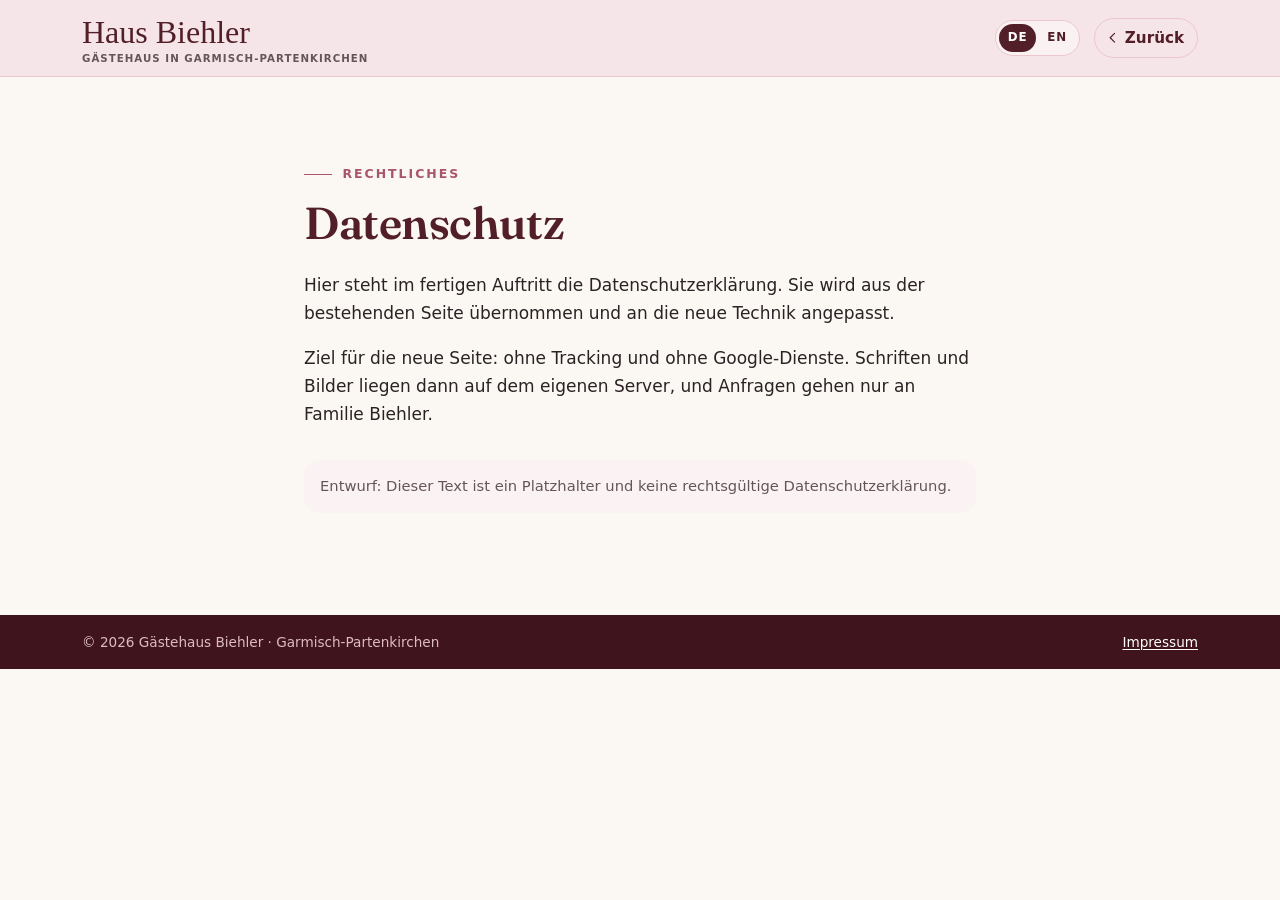
<file: datenschutz.html>
<!doctype html>
<html lang="de">
<head>
  <meta charset="utf-8">
  <meta name="viewport" content="width=device-width, initial-scale=1, viewport-fit=cover">
  <meta name="robots" content="noindex, nofollow">
  <title data-i18n="meta.title.privacy">Datenschutz · Gästehaus Biehler</title>
  <meta name="theme-color" content="#f6e4e7">
  <link rel="icon" href="assets/img/favicon.svg" type="image/svg+xml">
  <link rel="preconnect" href="https://fonts.bunny.net" crossorigin>
  <link rel="stylesheet" href="https://fonts.bunny.net/css?family=fraunces:500,600,400i|petit-formal-script:400&display=swap">
  <link rel="stylesheet" href="assets/css/style.css">
</head>
<body class="legal">
<header class="site-header">
  <div class="container header-inner">
    <a class="brand" href="index.html" data-i18n-attr="aria-label:brand.aria.home" aria-label="Gästehaus Biehler – zur Startseite">
      <span class="brand-name">Haus Biehler</span>
      <span class="brand-tag"><span class="brand-tag-long" data-i18n="brand.tagPrefix">Gästehaus in </span>Garmisch-Partenkirchen</span>
    </a>
    <div class="header-actions">
      <div class="lang-switch" role="group" aria-label="Sprache / Language">
        <button type="button" data-lang="de" lang="de" aria-pressed="true" aria-label="Deutsch">DE</button>
        <button type="button" data-lang="en" lang="en" aria-pressed="false" aria-label="English">EN</button>
      </div>
      <a class="btn btn-ghost btn-sm btn-back" href="index.html"><svg class="icon" viewBox="0 0 24 24" aria-hidden="true"><path d="m14.5 18-6-6 6-6"/></svg><span data-i18n="legal.back">Zurück</span></a>
    </div>
  </div>
</header>

<main class="section">
  <div class="container legal-body">
    <p class="eyebrow" data-i18n="legal.eyebrow">Rechtliches</p>
    <h1 data-i18n="privacy.title">Datenschutz</h1>
    <p data-i18n="privacy.p1">Hier steht im fertigen Auftritt die Datenschutzerklärung. Sie wird aus der bestehenden Seite übernommen und an die neue Technik angepasst.</p>
    <p data-i18n="privacy.p2">Ziel für die neue Seite: ohne Tracking und ohne Google-Dienste. Schriften und Bilder liegen dann auf dem eigenen Server, und Anfragen gehen nur an Familie Biehler.</p>
    <p class="legal-note" data-i18n="privacy.note">Entwurf: Dieser Text ist ein Platzhalter und keine rechtsgültige Datenschutzerklärung.</p>
  </div>
</main>

<footer class="site-footer">
  <div class="footer-bottom">
    <div class="container footer-bottom-inner">
      <p>© 2026 Gästehaus Biehler · Garmisch-Partenkirchen</p>
      <p><a href="impressum.html" data-i18n="footer.impressum">Impressum</a></p>
    </div>
  </div>
</footer>

<script src="assets/js/i18n.js"></script>
<script src="assets/js/main.js"></script>
</body>
</html>
</file>
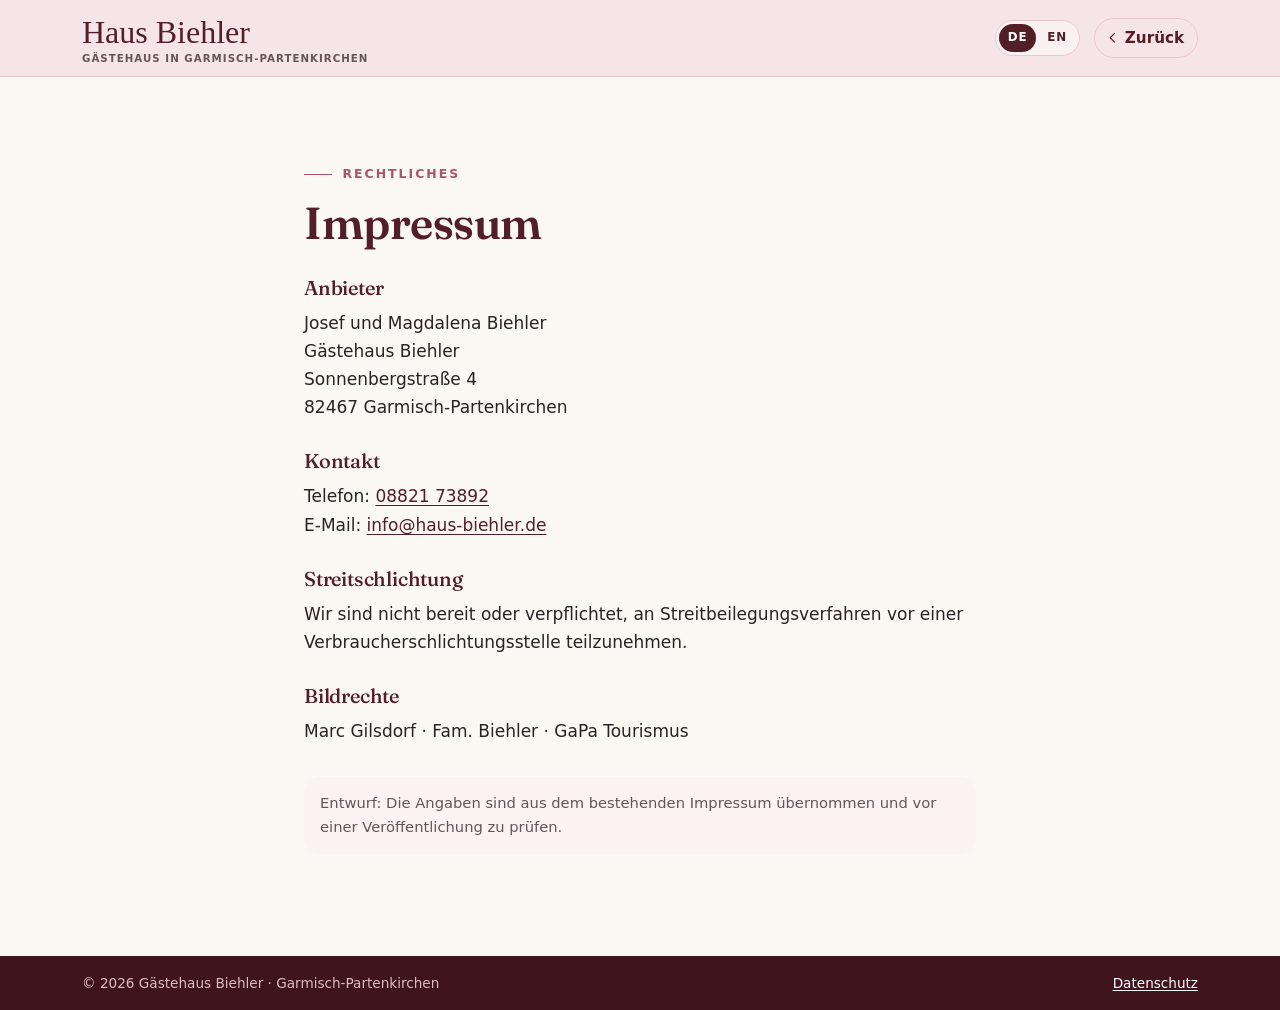
<file: impressum.html>
<!doctype html>
<html lang="de">
<head>
  <meta charset="utf-8">
  <meta name="viewport" content="width=device-width, initial-scale=1, viewport-fit=cover">
  <meta name="robots" content="noindex, nofollow">
  <title data-i18n="meta.title.impressum">Impressum · Gästehaus Biehler</title>
  <meta name="theme-color" content="#f6e4e7">
  <link rel="icon" href="assets/img/favicon.svg" type="image/svg+xml">
  <link rel="preconnect" href="https://fonts.bunny.net" crossorigin>
  <link rel="stylesheet" href="https://fonts.bunny.net/css?family=fraunces:500,600,400i|petit-formal-script:400&display=swap">
  <link rel="stylesheet" href="assets/css/style.css">
</head>
<body class="legal">
<header class="site-header">
  <div class="container header-inner">
    <a class="brand" href="index.html" data-i18n-attr="aria-label:brand.aria.home" aria-label="Gästehaus Biehler – zur Startseite">
      <span class="brand-name">Haus Biehler</span>
      <span class="brand-tag"><span class="brand-tag-long" data-i18n="brand.tagPrefix">Gästehaus in </span>Garmisch-Partenkirchen</span>
    </a>
    <div class="header-actions">
      <div class="lang-switch" role="group" aria-label="Sprache / Language">
        <button type="button" data-lang="de" lang="de" aria-pressed="true" aria-label="Deutsch">DE</button>
        <button type="button" data-lang="en" lang="en" aria-pressed="false" aria-label="English">EN</button>
      </div>
      <a class="btn btn-ghost btn-sm btn-back" href="index.html"><svg class="icon" viewBox="0 0 24 24" aria-hidden="true"><path d="m14.5 18-6-6 6-6"/></svg><span data-i18n="legal.back">Zurück</span></a>
    </div>
  </div>
</header>

<main class="section">
  <div class="container legal-body">
    <p class="eyebrow" data-i18n="legal.eyebrow">Rechtliches</p>
    <h1 data-i18n="impressum.title">Impressum</h1>

    <h2 data-i18n="impressum.provider">Anbieter</h2>
    <p data-i18n="impressum.providerText">Josef und Magdalena Biehler<br>Gästehaus Biehler<br>Sonnenbergstraße 4<br>82467 Garmisch-Partenkirchen</p>

    <h2 data-i18n="impressum.contact">Kontakt</h2>
    <p data-i18n="impressum.contactText">Telefon: <a href="tel:+49882173892">08821 73892</a><br>E-Mail: <a href="mailto:info@haus-biehler.de">info@haus-biehler.de</a></p>

    <h2 data-i18n="impressum.dispute">Streitschlichtung</h2>
    <p data-i18n="impressum.disputeText">Wir sind nicht bereit oder verpflichtet, an Streitbeilegungsverfahren vor einer Verbraucherschlichtungsstelle teilzunehmen.</p>

    <h2 data-i18n="impressum.credits">Bildrechte</h2>
    <p>Marc Gilsdorf · Fam. Biehler · GaPa Tourismus</p>

    <p class="legal-note" data-i18n="impressum.note">Entwurf: Die Angaben sind aus dem bestehenden Impressum übernommen und vor einer Veröffentlichung zu prüfen.</p>
  </div>
</main>

<footer class="site-footer">
  <div class="footer-bottom">
    <div class="container footer-bottom-inner">
      <p>© 2026 Gästehaus Biehler · Garmisch-Partenkirchen</p>
      <p><a href="datenschutz.html" data-i18n="footer.privacy">Datenschutz</a></p>
    </div>
  </div>
</footer>

<script src="assets/js/i18n.js"></script>
<script src="assets/js/main.js"></script>
</body>
</html>
</file>
<file: assets/css/style.css>
/* ==========================================================================
   Gästehaus Biehler – Prototyp
   Mobile first, ohne Build-Schritt.
   Markenfarben aus dem bestehenden Auftritt: Rosé #d9929e (Kopfzeile) und
   Bordeaux #521e27 (Überschriften, Fußzeile). Dazu das Grün des Kachelofens.
   ========================================================================== */

:root {
  --burgundy: #521e27;
  --burgundy-600: #6b2834;
  --burgundy-800: #40141c;
  --rose: #d9929e;
  --rose-deep: #a9566a;      /* Rosé, dunkel genug für Schrift */
  --rose-200: #ecc6cd;
  --rose-100: #f6e4e7;
  --rose-50: #fbf2f3;
  --cream: #fbf7f2;
  --paper: #fffdfa;
  --ink: #2b2225;
  --ink-soft: #64555a;
  --line: #ecdfdb;
  --tile: #3f6b3f;           /* Kachelofen-Grün */
  --tile-50: #edf3ea;

  --font-script: "Petit Formal Script", "Snell Roundhand", "Apple Chancery", cursive;
  --font-serif: "Fraunces", "Iowan Old Style", "Palatino Linotype", Palatino, Georgia, serif;
  --font-sans: system-ui, -apple-system, "Segoe UI", Roboto, "Helvetica Neue", Arial, sans-serif;

  --container: 1180px;
  --header-h: 64px;
  --radius: 16px;
  --radius-lg: 24px;
  --shadow-sm: 0 1px 2px rgba(82, 30, 39, .06);
  --shadow: 0 1px 2px rgba(82, 30, 39, .06), 0 10px 30px rgba(82, 30, 39, .10);
}

/* ---------- Grundlagen ---------- */
*, *::before, *::after { box-sizing: border-box; }

html {
  -webkit-text-size-adjust: 100%;
  scroll-behavior: smooth;
  scroll-padding-top: calc(var(--header-h) + 12px);
}
@media (prefers-reduced-motion: reduce) {
  html { scroll-behavior: auto; }
  *, *::before, *::after { transition: none !important; animation: none !important; }
}

body {
  margin: 0;
  font-family: var(--font-sans);
  font-size: 1.0625rem;
  line-height: 1.65;
  color: var(--ink);
  background: var(--cream);
  text-rendering: optimizeLegibility;
}

[hidden] { display: none !important; }
img { display: block; max-width: 100%; height: auto; }
figure { margin: 0; }
p { margin: 0 0 1em; }
a { color: var(--burgundy); text-decoration-thickness: .08em; text-underline-offset: .18em; }
a:hover { color: var(--burgundy-600); }

h1, h2, h3 {
  font-family: var(--font-serif);
  font-weight: 600;
  color: var(--burgundy);
  line-height: 1.15;
  letter-spacing: -.01em;
  margin: 0 0 .5em;
  text-wrap: balance;
}
h2 { font-size: clamp(1.75rem, 1.25rem + 2vw, 2.6rem); }
h3 { font-size: clamp(1.45rem, 1.2rem + 1vw, 1.9rem); font-weight: 500; }

.icon {
  width: 1.25em; height: 1.25em;
  flex: none;
  fill: none; stroke: currentColor; stroke-width: 1.6;
  stroke-linecap: round; stroke-linejoin: round;
}
.sprite { position: absolute; width: 0; height: 0; overflow: hidden; }

.sr-only {
  position: absolute; width: 1px; height: 1px; padding: 0; margin: -1px;
  overflow: hidden; clip: rect(0 0 0 0); white-space: nowrap; border: 0;
}

.skip-link {
  position: absolute; left: 1rem; top: -100px; z-index: 100;
  background: var(--burgundy); color: #fff; padding: .6rem 1rem; border-radius: 8px;
}
.skip-link:focus { top: .75rem; color: #fff; }

:focus-visible { outline: 3px solid var(--rose); outline-offset: 3px; border-radius: 6px; }

.container {
  width: 100%;
  max-width: var(--container);
  margin-inline: auto;
  padding-inline: 1.25rem;
}

.section { padding-block: clamp(3.25rem, 2.25rem + 4vw, 6rem); }

.section-head { max-width: 42rem; margin-bottom: 1.75rem; }
.section-head.center { margin-inline: auto; text-align: center; }
.section-sub { font-size: 1.12rem; color: var(--ink-soft); margin-bottom: 0; }

.eyebrow {
  display: flex; align-items: center; gap: .65rem;
  margin: 0 0 .75rem;
  font-size: .78rem; font-weight: 700; letter-spacing: .16em; text-transform: uppercase;
  color: var(--rose-deep);
}
.eyebrow::before { content: ""; width: 1.75rem; height: 1.5px; background: currentColor; }

.lead { font-size: 1.15rem; color: var(--ink-soft); }

/* ---------- Buttons ---------- */
.btn {
  display: inline-flex; align-items: center; justify-content: center; gap: .55em;
  min-height: 48px;
  padding: .7em 1.35em;
  border: 1.5px solid transparent; border-radius: 999px;
  font: 600 1rem/1.2 var(--font-sans);
  text-decoration: none; text-align: center;
  cursor: pointer;
  transition: background-color .15s ease, color .15s ease, border-color .15s ease, transform .15s ease;
}
.btn:active { transform: translateY(1px); }
.btn-primary { background: var(--burgundy); color: #fff; }
.btn-primary:hover { background: var(--burgundy-600); color: #fff; }
.btn-ghost { background: transparent; color: var(--burgundy); border-color: var(--rose-200); }
.btn-ghost:hover { background: var(--rose-50); border-color: var(--rose); color: var(--burgundy); }
.btn-sm { min-height: 40px; padding: .5em 1.1em; font-size: .95rem; }
.btn-block { width: 100%; }
.btn .icon { width: 1.15em; height: 1.15em; }

.btn-row { display: flex; flex-wrap: wrap; gap: .75rem; }

/* ---------- Kopfzeile ---------- */
.site-header {
  position: sticky; top: 0; z-index: 50;
  background: rgba(246, 228, 231, .94);
  -webkit-backdrop-filter: saturate(1.3) blur(10px);
  backdrop-filter: saturate(1.3) blur(10px);
  border-bottom: 1px solid var(--rose-200);
  transition: box-shadow .2s ease;
}
.site-header.is-scrolled { box-shadow: 0 6px 20px rgba(82, 30, 39, .08); }

.header-inner {
  display: flex; align-items: center; justify-content: space-between; gap: .5rem;
  height: var(--header-h);
}

.brand { display: flex; flex-direction: column; color: var(--burgundy); text-decoration: none; line-height: 1; }
.brand:hover { color: var(--burgundy); }
.brand-name { font-family: var(--font-script); font-size: 1.6rem; line-height: 1.25; white-space: nowrap; }
.brand-tag {
  margin-top: .05rem;
  font-size: .58rem; font-weight: 600; letter-spacing: .1em; text-transform: uppercase;
  color: var(--ink-soft); white-space: nowrap;
}
.brand-tag-long { display: none; }   /* am Handy nur „Garmisch-Partenkirchen“ */

.header-actions { display: flex; align-items: center; gap: .25rem; }

/* Sprachumschalter: am Handy nur die jeweils andere Sprache, ab Desktop beide */
.lang-switch { display: inline-flex; align-items: center; }
html:not(.js) .lang-switch { display: none; }
.lang-switch button {
  display: none;
  min-width: 42px; height: 34px; padding: 0 .6rem;
  border: 1.5px solid var(--rose-200); border-radius: 999px;
  background: rgba(255, 255, 255, .5); color: var(--burgundy);
  font: 700 .78rem/1 var(--font-sans); letter-spacing: .08em;
  cursor: pointer;
}
.lang-switch button[aria-pressed="false"] { display: inline-grid; place-items: center; }
.lang-switch button:hover { background: #fff; border-color: var(--rose); }

.header-phone, .nav-toggle {
  display: inline-grid; place-items: center;
  width: 44px; height: 44px; padding: 0;
  border: 0; border-radius: 50%;
  background: transparent; color: var(--burgundy);
  cursor: pointer; text-decoration: none;
}
.header-phone:hover, .nav-toggle:hover { background: rgba(255, 255, 255, .55); color: var(--burgundy); }
.header-phone .icon, .nav-toggle .icon { width: 24px; height: 24px; }
.header-phone span { display: none; }
.header-cta { display: none; }

/* Mobiles Menü */
.site-nav {
  position: fixed; left: 0; right: 0; top: var(--header-h);
  max-height: calc(100dvh - var(--header-h)); overflow-y: auto;
  background: var(--cream);
  border-bottom: 1px solid var(--line);
  box-shadow: 0 18px 30px rgba(82, 30, 39, .12);
  padding: .5rem 1.25rem 1.5rem;
  opacity: 0; visibility: hidden; transform: translateY(-6px);
  transition: opacity .18s ease, transform .18s ease, visibility 0s linear .18s;
}
.site-nav.is-open {
  opacity: 1; visibility: visible; transform: none;
  transition: opacity .18s ease, transform .18s ease;
}
.site-nav ul { list-style: none; margin: 0; padding: 0; }
.site-nav li a {
  display: block; padding: .95rem .25rem;
  border-bottom: 1px solid var(--line);
  font-family: var(--font-serif); font-size: 1.3rem; font-weight: 500;
  color: var(--burgundy); text-decoration: none;
}
.nav-contact { display: grid; gap: .6rem; margin: 1.25rem 0 0; }
.nav-contact a { display: inline-flex; align-items: center; gap: .6rem; font-weight: 600; text-decoration: none; }

/* ---------- Start / Hero ---------- */
.hero { padding-bottom: 1rem; }

.hero-main img {
  width: 100%;
  aspect-ratio: 16 / 9;
  object-fit: cover;
  object-position: 50% 50%;
  background: var(--rose-100);
}

.hero-text {
  position: relative;
  margin: -2.25rem .75rem 0;
  padding: 1.3rem 1.25rem 1.3rem;
  background: var(--paper);
  border-radius: var(--radius-lg);
  box-shadow: var(--shadow);
}
.hero-text h1 {
  font-size: clamp(1.6rem, 1.25rem + 1.8vw, 2.7rem);
  font-weight: 500;
  margin-bottom: .5rem;
}
.script {
  display: block;
  font-family: var(--font-script);
  font-weight: 400;
  font-size: 1.3em;
  line-height: 1.35;
  letter-spacing: 0;
  color: var(--rose-deep);
  margin-bottom: .1em;
}
.hero-text .lead { font-size: 1.05rem; margin-bottom: .85rem; }
.hero-price {
  display: inline-flex; align-items: center; gap: .75rem;
  margin: 0 0 1rem;
  padding: .55rem 1.1rem .55rem .95rem;
  background: var(--tile-50);
  border-radius: 14px;
  color: var(--tile);
}
.hero-price strong { font-family: var(--font-serif); font-size: 1.65rem; font-weight: 600; line-height: 1; }
.hero-price span { font-size: .88rem; line-height: 1.3; }
.hero-text .btn-row .btn { flex: 1 1 auto; }

/* ---------- Willkommen ---------- */
.welcome { padding-top: clamp(2.25rem, 1.25rem + 3vw, 4.5rem); }
.welcome-grid { display: grid; gap: 2.5rem; }

.welcome-media { position: relative; padding-bottom: 2.5rem; }
.photo--stube img {
  width: 100%; aspect-ratio: 3 / 2; object-fit: cover;
  border-radius: var(--radius-lg);
  background: var(--rose-100);
}
.photo--stube figcaption {
  margin-top: .65rem; padding-right: 38%;
  font-size: .9rem; color: var(--ink-soft);
}
.photo--tracht {
  position: absolute; right: .75rem; bottom: 0;
  width: 30%; max-width: 180px;
  padding: 5px; background: var(--paper);
  border-radius: 14px; box-shadow: var(--shadow);
  transform: rotate(2deg);
}
.photo--tracht img { width: 100%; aspect-ratio: 2 / 3; object-fit: cover; border-radius: 10px; }

.signature {
  font-family: var(--font-script);
  font-size: clamp(1.6rem, 1.2rem + 1.5vw, 2rem);
  line-height: 1.4;
  color: var(--burgundy);
  margin: 1.25rem 0 0;
}

.facts {
  list-style: none;
  display: grid; grid-template-columns: 1fr; gap: .6rem;
  margin-top: 2.75rem;
  padding-inline: 1.25rem;
}
.facts li {
  display: grid; grid-template-columns: auto 1fr; column-gap: .9rem; row-gap: .1rem; align-items: center;
  padding: .85rem 1rem;
  background: var(--paper);
  border: 1px solid var(--line);
  border-radius: var(--radius);
  font-size: .9rem; line-height: 1.4; color: var(--ink-soft);
}
.facts strong { align-self: end; color: var(--ink); font-size: 1rem; line-height: 1.3; }
.facts li > span:last-child { align-self: start; }
.facts .icon-badge { grid-row: span 2; }

.icon-badge {
  display: inline-grid; place-items: center;
  width: 44px; height: 44px; border-radius: 50%;
  background: var(--tile-50); color: var(--tile);
}
.icon-badge .icon { width: 24px; height: 24px; }

/* ---------- Zimmer ---------- */
.rooms { background: var(--paper); border-block: 1px solid var(--line); }

.room-jump {
  display: grid; grid-template-columns: 1fr 1fr; gap: .5rem;
  margin: 0 0 1.25rem;
}
.room-jump a {
  padding: .5rem 1rem;
  text-align: center;
  border: 1.5px solid var(--rose-200); border-radius: 999px;
  font-weight: 600; font-size: .95rem; text-decoration: none;
  background: var(--paper);
}
.room-jump a:hover { background: var(--rose-50); border-color: var(--rose); }

.rooms-common {
  display: flex; gap: .65rem; align-items: flex-start;
  margin: 0 0 1rem;
  padding: .9rem 1rem;
  background: var(--tile-50); color: var(--ink);
  border-radius: var(--radius);
  font-size: .97rem; line-height: 1.5;
}
.rooms-common .icon { color: var(--tile); margin-top: .1rem; }

.room {
  display: grid; gap: 1.25rem;
  padding-block: 2rem;
  border-top: 1px solid var(--line);
}
.room:first-of-type { border-top: 0; }

.room-kicker {
  margin: 0 0 .35rem;
  font-size: .78rem; font-weight: 700; letter-spacing: .12em; text-transform: uppercase;
  color: var(--rose-deep);
}
.room h3 { font-size: clamp(1.75rem, 1.3rem + 1.6vw, 2.4rem); margin-bottom: .45rem; }

.features {
  list-style: none; padding: 0;
  display: grid; grid-template-columns: 1fr 1fr; gap: .6rem 1rem;
  margin: 1rem 0 1.35rem;
}
.features li { display: flex; align-items: center; gap: .55rem; font-size: .97rem; }
.features .icon { width: 22px; height: 22px; color: var(--tile); }

.room-foot {
  display: flex; flex-wrap: wrap; align-items: center; justify-content: space-between; gap: .9rem 1rem;
  padding: 1rem 1.1rem;
  background: var(--rose-50);
  border: 1px solid var(--rose-100);
  border-radius: var(--radius);
}
.room-price { display: flex; align-items: center; gap: .65rem; margin: 0; }
.room-price .amount {
  font-family: var(--font-serif); font-weight: 600; font-size: 2.1rem; line-height: 1;
  color: var(--burgundy);
}
.room-price .unit { font-size: .85rem; line-height: 1.3; color: var(--ink-soft); }
.room-foot .btn { flex: 1 1 12rem; }
.room-note { margin: .65rem 0 0; font-size: .88rem; color: var(--ink-soft); }

/* Foto-Karussell (Scroll-Snap, Pfeile per JS) */
.carousel {
  position: relative;
  overflow: hidden;
  border-radius: var(--radius-lg);
  background: var(--rose-100);
}
.carousel-track {
  display: flex;
  overflow-x: auto;
  scroll-snap-type: x mandatory;
  scrollbar-width: none;
  overscroll-behavior-x: contain;
}
.carousel-track::-webkit-scrollbar { display: none; }
.carousel-track:focus-visible { outline-offset: -4px; }
.slide { position: relative; flex: 0 0 100%; scroll-snap-align: start; }
.slide img { width: 100%; aspect-ratio: 3 / 2; object-fit: cover; }
.slide figcaption {
  position: absolute; left: .75rem; bottom: .75rem;
  padding: .2rem .65rem;
  background: rgba(43, 34, 37, .62); color: #fff;
  border-radius: 999px;
  font-size: .8rem; font-weight: 600;
}
.carousel-btn {
  position: absolute; top: 50%; transform: translateY(-50%);
  display: none; place-items: center;
  width: 42px; height: 42px; padding: 0;
  border: 0; border-radius: 50%;
  background: rgba(255, 253, 250, .94); color: var(--burgundy);
  box-shadow: 0 2px 10px rgba(0, 0, 0, .16);
  cursor: pointer;
  transition: opacity .15s ease;
}
.js .carousel-btn { display: grid; }
.carousel-btn .icon { width: 22px; height: 22px; stroke-width: 2; }
.carousel-btn.prev { left: .65rem; }
.carousel-btn.next { right: .65rem; }
.carousel-btn[disabled] { opacity: 0; pointer-events: none; }
.carousel-dots {
  position: absolute; right: .9rem; bottom: .95rem;
  display: flex; gap: 6px;
}
.carousel-dots span {
  width: 8px; height: 8px; border-radius: 50%;
  background: rgba(255, 255, 255, .55);
  box-shadow: 0 0 0 1px rgba(0, 0, 0, .08);
}
.carousel-dots .is-active { background: #fff; }

/* ---------- Wohlfühlen wie Dahoam ---------- */
.dahoam { background: var(--rose-50); }
.script-title {
  font-family: var(--font-script);
  font-weight: 400;
  font-size: clamp(2.1rem, 1.3rem + 3.6vw, 3.6rem);
  line-height: 1.4;
  letter-spacing: 0;
  color: var(--burgundy);
  margin-bottom: .1em;
}
.ornament { margin: 0 auto .75rem; color: var(--rose); display: flex; align-items: center; justify-content: center; gap: .75rem; }
.ornament::before, .ornament::after { content: ""; width: 3rem; height: 1px; background: var(--rose-200); }
.ornament .icon { width: 18px; height: 18px; fill: currentColor; stroke: none; }

.verses {
  list-style: none; padding: 0; margin: 2rem 0 0;
  display: grid; gap: .85rem;
}
.verses li {
  display: grid; grid-template-columns: auto 1fr; column-gap: .85rem; align-items: center; align-content: start;
  padding: 1.1rem 1.15rem 1.25rem;
  background: var(--paper);
  border-radius: var(--radius);
  box-shadow: var(--shadow-sm);
}
.verses h3 {
  margin: 0;
  font-family: var(--font-sans); font-size: 1rem; font-weight: 700; letter-spacing: 0; line-height: 1.3;
  color: var(--ink);
}
.verse {
  grid-column: 1 / -1;
  margin: .8rem 0 0;
  font-family: var(--font-serif); font-style: italic; font-weight: 400;
  font-size: 1.02rem; line-height: 1.55;
  color: var(--burgundy);
}
.verses .verse-call { background: var(--burgundy); }
.verses .verse-call h3 { color: #fff; }
.verse-call .verse, .verse-call .verse a { color: #fbe9ec; }
.verse-call .icon-badge { background: rgba(255, 255, 255, .14); color: #fff; }

/* ---------- Preise ---------- */
.prices-grid { display: grid; gap: 2rem; }

.checklist { list-style: none; padding: 0; margin: 1.25rem 0 0; display: grid; gap: .55rem; }
.checklist li { display: flex; gap: .6rem; align-items: flex-start; }
.checklist .icon { color: var(--tile); margin-top: .15rem; }

.price-cards { display: grid; grid-template-columns: 1fr 1fr; gap: .75rem; }
.price-card {
  padding: 1.25rem 1rem 1.3rem;
  background: var(--paper);
  border: 1px solid var(--line);
  border-radius: var(--radius-lg);
  text-align: center;
  box-shadow: var(--shadow-sm);
}
.price-card--long { background: var(--rose-100); border-color: var(--rose-200); }
.price-label {
  margin: 0;
  font-size: .76rem; font-weight: 700; letter-spacing: .12em; text-transform: uppercase;
  color: var(--rose-deep);
}
.price-amount {
  margin: .35rem 0 .4rem;
  font-family: var(--font-serif); font-weight: 600; font-size: clamp(2.4rem, 2rem + 2vw, 3.2rem); line-height: 1;
  color: var(--burgundy);
}
.price-unit { margin: 0; font-size: .86rem; line-height: 1.35; color: var(--ink-soft); }

.price-example {
  margin: .75rem 0 1rem;
  padding: .9rem 1.1rem;
  background: var(--tile-50);
  border-radius: var(--radius);
  font-size: .97rem;
}
.price-example-label {
  display: block;
  font-size: .74rem; font-weight: 700; letter-spacing: .12em; text-transform: uppercase;
  color: var(--tile);
}

/* ---------- Kontakt ---------- */
.contact { padding-top: 0; }
.contact-card {
  display: grid; gap: 1.75rem;
  padding: 2rem 1.4rem;
  background: var(--rose-100);
  border-radius: var(--radius-lg);
}
.contact-card h2 { margin-bottom: .4rem; }
.contact-address {
  display: flex; gap: .75rem; align-items: flex-start;
  font-style: normal; line-height: 1.6;
}
.contact-address .icon { width: 24px; height: 24px; color: var(--rose-deep); margin-top: .15rem; }

/* ---------- Fußzeile ---------- */
.site-footer { background: var(--burgundy); color: #f3e1e4; }
.site-footer a { color: #fff; }
.footer-grid { display: grid; gap: 2rem; padding-block: 3rem 2.5rem; }
.footer-brand .brand-name { font-size: 2.1rem; color: #fff; margin: 0 0 .25rem; }
.footer-brand p:last-child { color: #e6c9ce; margin: 0; max-width: 21rem; }
.footer-title {
  margin: 0 0 .6rem;
  font-family: var(--font-sans); font-size: .76rem; font-weight: 700; letter-spacing: .16em; text-transform: uppercase;
  color: var(--rose-200);
}
.footer-grid p { margin: 0; }
.footer-links { list-style: none; padding: 0; margin: 0; display: grid; gap: .35rem; }
.footer-bottom { background: var(--burgundy-800); font-size: .85rem; color: #dcbcc2; }
.footer-bottom-inner { display: flex; flex-wrap: wrap; justify-content: space-between; gap: .25rem 1.5rem; padding-block: 1rem; }
.footer-bottom p { margin: 0; }

/* ---------- Schnellkontakt-Leiste (nur Handy) ---------- */
.action-bar {
  position: fixed; left: 0; right: 0; bottom: 0; z-index: 40;
  display: grid; grid-template-columns: 1fr 1.35fr; gap: .6rem;
  padding: .6rem .75rem calc(.6rem + env(safe-area-inset-bottom));
  background: rgba(251, 247, 242, .95);
  -webkit-backdrop-filter: blur(10px);
  backdrop-filter: blur(10px);
  border-top: 1px solid var(--line);
  transition: transform .25s ease;
}
.action-bar.is-hidden { transform: translateY(110%); }
.action-bar .btn-ghost { background: var(--paper); }

@media (max-width: 959.98px) {
  body { padding-bottom: calc(70px + env(safe-area-inset-bottom)); }
  body.legal { padding-bottom: 0; }
}

/* ---------- Impressum / Datenschutz ---------- */
.legal .site-header .btn { margin-left: auto; }
.legal-body { max-width: 46rem; }
.legal-body h1 { font-size: clamp(2rem, 1.5rem + 2vw, 2.8rem); }
.legal-body h2 { font-size: 1.25rem; font-weight: 500; margin-top: 1.75rem; }
.legal-note {
  margin-top: 2rem; padding: .9rem 1rem;
  background: var(--rose-50); border-radius: var(--radius);
  font-size: .92rem; color: var(--ink-soft);
}

/* ==========================================================================
   Ab Tablet
   ========================================================================== */
@media (min-width: 640px) {
  .hero-text { margin-inline: 1.5rem; padding: 1.6rem 1.8rem 1.5rem; }
  .hero-text .btn-row .btn { flex: 0 0 auto; }
  .facts { grid-template-columns: 1fr 1fr; }
  .room-jump { display: flex; flex-wrap: wrap; }
  .verses { grid-template-columns: 1fr 1fr; }
  .room-foot .btn { flex: 0 0 auto; }
}

/* ==========================================================================
   Desktop
   ========================================================================== */
@media (min-width: 960px) {
  :root { --header-h: 76px; }

  .container { padding-inline: 2rem; }

  .brand-name { font-size: 2rem; }
  .brand-tag { font-size: .64rem; }

  /* Navigation in der Kopfzeile */
  .site-nav {
    position: static; max-height: none; overflow: visible;
    background: none; border: 0; box-shadow: none; padding: 0;
    opacity: 1; visibility: visible; transform: none; transition: none;
    margin-left: auto;
  }
  .site-nav ul { display: flex; gap: 1.9rem; }
  .site-nav li a {
    position: relative;
    padding: .45rem 0; border: 0;
    font-family: var(--font-sans); font-size: .98rem; font-weight: 600;
  }
  .site-nav li a::after {
    content: ""; position: absolute; left: 0; right: 0; bottom: .1rem;
    height: 2px; background: var(--rose); border-radius: 2px;
    transform: scaleX(0); transition: transform .2s ease;
  }
  .site-nav li a:hover::after { transform: scaleX(1); }
  .nav-contact { display: none; }
  .nav-toggle { display: none; }

  .header-actions { gap: .9rem; margin-left: 1.9rem; }
  .header-phone {
    display: inline-flex; gap: .45rem; width: auto; height: auto; padding: .4rem .2rem;
    border-radius: 8px; font-weight: 600; font-size: .98rem;
  }
  .header-phone:hover { background: none; text-decoration: underline; }
  .header-phone .icon { width: 18px; height: 18px; }
  .header-phone span { display: inline; }
  .header-cta { display: inline-flex; }

  .lang-switch {
    gap: 2px; padding: 3px;
    border: 1.5px solid var(--rose-200); border-radius: 999px;
    background: rgba(255, 255, 255, .45);
  }
  .lang-switch button {
    display: inline-grid; place-items: center;
    min-width: 36px; height: 28px; padding: 0 .55rem;
    border: 0; background: transparent;
    font-size: .74rem;
  }
  .lang-switch button[aria-pressed="true"] { background: var(--burgundy); color: #fff; cursor: default; }
  .lang-switch button[aria-pressed="false"]:hover { background: #fff; }

  .action-bar { display: none; }

  /* Hero: Text links, Panorama rechts – so kurz, dass der Inhalt darunter schon zu sehen ist */
  .hero { padding: 1.75rem 0 .5rem; }
  .hero-grid {
    display: grid;
    grid-template-columns: minmax(0, 5fr) minmax(0, 7fr);
    grid-template-areas: "text media";
    gap: 3rem;
    align-items: center;
    max-width: var(--container);
    margin-inline: auto;
    padding-inline: 2rem;
  }
  .hero-media { grid-area: media; }
  .hero-main img { aspect-ratio: 16 / 9; border-radius: var(--radius-lg); }
  .hero-text {
    grid-area: text;
    margin: 0; padding: 0;
    background: none; box-shadow: none; border-radius: 0;
  }
  .hero-text h1 { font-size: clamp(2.1rem, 1.1rem + 1.6vw, 2.7rem); }

  /* Willkommen */
  .welcome-grid {
    grid-template-columns: minmax(0, 1fr) minmax(0, 1fr);
    gap: 4.5rem;
    align-items: center;
  }
  .welcome-media { padding-bottom: 3rem; }
  .photo--stube figcaption { padding-right: 32%; }
  .photo--tracht { right: 1.25rem; width: 27%; }

  .facts { grid-template-columns: repeat(4, 1fr); padding-inline: 2rem; margin-top: 4rem; gap: 1rem; }
  .facts li { grid-template-columns: 1fr; align-items: start; align-content: start; padding: 1.15rem 1.1rem 1.25rem; }
  .facts .icon-badge { grid-row: auto; margin-bottom: .6rem; }
  .facts strong { align-self: start; }

  /* Zimmer: abwechselnd Bild links / rechts */
  .room-jump { margin-inline: 0; padding-inline: 0; }
  .room {
    grid-template-columns: minmax(0, 7fr) minmax(0, 5fr);
    gap: 3rem;
    align-items: center;
    padding-block: 3rem;
  }
  .room:nth-of-type(even) { grid-template-columns: minmax(0, 5fr) minmax(0, 7fr); }
  .room:nth-of-type(even) .room-media { order: 2; }

  /* Gedicht */
  .verses { grid-template-columns: repeat(3, 1fr); gap: 1rem; }

  /* Preise */
  .prices-grid {
    grid-template-columns: minmax(0, 5fr) minmax(0, 6fr);
    gap: 4rem;
    align-items: center;
  }

  /* Kontakt */
  .contact-card {
    grid-template-columns: minmax(0, 3fr) minmax(0, 2fr);
    align-items: center;
    gap: 3rem;
    padding: 3rem 3.25rem;
  }

  .footer-grid { grid-template-columns: 2fr 1fr 1fr; gap: 3rem; padding-block: 3.5rem 3rem; }
}
.btn-back { white-space: nowrap; padding-inline: .55em .85em; gap: .25em; }

/* ---------- Kopfzeile: Feinanpassungen je nach Breite ---------- */
@media (min-width: 480px) {
  .brand-tag-long { display: inline; }
}
@media (max-width: 379.98px) {
  .brand-name { font-size: 1.42rem; }
}
/* Kleine Laptops: Telefonnummer nur als Symbol, damit Menü, Sprache und „Anfragen“ in eine Zeile passen */
@media (min-width: 960px) and (max-width: 1199.98px) {
  .site-nav ul { gap: 1.35rem; }
  .header-actions { margin-left: 1.35rem; gap: .7rem; }
  .header-phone span { display: none; }
}
html:not(.js) .action-bar.is-hidden { transform: none; }   /* ohne JavaScript immer sichtbar */

/* ==========================================================================
   Anfrage mit Preisrechner
   ========================================================================== */
:root { --error: #a3242c; --field-border: #d9cbc6; }

.booking { background: var(--paper); border-block: 1px solid var(--line); }
.booking-grid { display: grid; gap: 2rem; }
.booking-form { display: grid; gap: 1rem; }

.form-card {
  min-width: 0; margin: 0;
  padding: 1.2rem 1.1rem 1.35rem;
  background: var(--cream);
  border: 1px solid var(--line);
  border-radius: var(--radius-lg);
}
.form-card legend {
  float: left; width: 100%;
  margin: 0 0 1rem; padding: 0;
  font-family: var(--font-serif); font-size: 1.25rem; font-weight: 500; line-height: 1.3;
  color: var(--burgundy);
}
.form-card legend + * { clear: both; }
.step {
  display: inline-grid; place-items: center;
  width: 1.8rem; height: 1.8rem; margin-right: .6rem;
  border-radius: 50%;
  background: var(--burgundy); color: #fff;
  font: 700 .85rem/1 var(--font-sans);
  vertical-align: .12em;
}

.field { display: grid; gap: .35rem; align-content: start; min-width: 0; margin-bottom: .95rem; }
.field:last-child { margin-bottom: 0; }
.field > label { font-size: .95rem; font-weight: 600; color: var(--ink); }
.field--narrow { max-width: 15rem; }
.req { color: var(--rose-deep); }
.optional { font-weight: 400; color: var(--ink-soft); }
.field-hint { margin: 0 0 .85rem; font-size: .92rem; color: var(--ink-soft); }

.field-row { display: grid; grid-template-columns: 1fr; column-gap: .9rem; }
.field-row > .field:last-child { margin-bottom: .95rem; }
.field-row--dates { grid-template-columns: minmax(0, 1fr) minmax(0, 1fr); column-gap: .6rem; }
.field-row--zip { grid-template-columns: minmax(0, 6.5rem) minmax(0, 1fr); }

.field input:not([type="checkbox"]), .field select, .field textarea {
  width: 100%; min-height: 48px;
  padding: .65rem .85rem;
  font: inherit; font-size: 1rem;    /* mindestens 16 px, sonst zoomt das iPhone */
  color: var(--ink); background-color: #fff;
  border: 1.5px solid var(--field-border); border-radius: 12px;
  transition: border-color .15s ease, box-shadow .15s ease;
}
.field input[type="date"] { display: block; min-width: 0; padding: .55rem .55rem; }
.field textarea { min-height: 7.5rem; resize: vertical; line-height: 1.5; }
.field select {
  appearance: none; -webkit-appearance: none;
  padding-right: 2.6rem;
  background-image: url("data:image/svg+xml,%3Csvg xmlns='http://www.w3.org/2000/svg' viewBox='0 0 24 24' fill='none' stroke='%23521e27' stroke-width='2' stroke-linecap='round' stroke-linejoin='round'%3E%3Cpath d='m6 9 6 6 6-6'/%3E%3C/svg%3E");
  background-repeat: no-repeat; background-position: right .8rem center; background-size: 18px;
}
.field input:not([type="checkbox"]):focus, .field select:focus, .field textarea:focus {
  outline: none;
  border-color: var(--rose-deep);
  box-shadow: 0 0 0 3px rgba(217, 146, 158, .38);
}
.field [aria-invalid="true"] { border-color: var(--error) !important; }
.field-error { margin: 0; font-size: .88rem; font-weight: 600; color: var(--error); }

/* Live-Preis */
.quote {
  margin-top: 1.1rem; padding: .95rem 1.1rem;
  background: #fff;
  border: 1.5px dashed var(--rose-200); border-radius: 16px;
}
.quote.is-ready { background: var(--rose-50); border-style: solid; }
.quote p { margin: 0; }
.quote-empty { font-size: .95rem; color: var(--ink-soft); }
.quote-warn { font-size: .95rem; font-weight: 600; color: var(--error); }
.quote-dates { margin-bottom: .3rem !important; font-size: .92rem; font-weight: 600; color: var(--ink); }
.quote-calc { font-size: .92rem; color: var(--ink-soft); }
.quote-total { display: flex; flex-wrap: wrap; align-items: baseline; gap: .2rem .65rem; margin: .45rem 0 .15rem !important; }
.quote-total strong { font-family: var(--font-serif); font-size: 2.4rem; font-weight: 600; line-height: 1.05; color: var(--burgundy); }
.quote-total span { font-size: .9rem; color: var(--ink-soft); }
.quote-extra { margin-top: .4rem !important; font-size: .9rem; color: var(--ink); }
.quote-badge {
  display: inline-block; margin-top: .55rem !important; padding: .3rem .75rem;
  border-radius: 999px; background: var(--tile-50); color: var(--tile);
  font-size: .82rem; font-weight: 700;
}
.quote-tip { margin-top: .55rem !important; font-size: .9rem; color: var(--tile); font-weight: 600; }
.quote-note { margin-top: .6rem !important; font-size: .8rem; color: var(--ink-soft); }

/* Zimmerwunsch */
.room-options { display: grid; grid-template-columns: 1fr 1fr; gap: .6rem; }
.room-option {
  display: grid; grid-template-columns: auto 1fr; column-gap: .6rem; align-items: center;
  padding: .7rem .8rem;
  background: #fff;
  border: 1.5px solid var(--field-border); border-radius: 14px;
  cursor: pointer;
  transition: border-color .15s ease, background-color .15s ease;
}
.room-option input { grid-row: span 2; width: 1.2rem; height: 1.2rem; margin: 0; accent-color: var(--burgundy); }
.room-option-name { font-weight: 700; line-height: 1.25; }
.room-option-meta { grid-column: 2; font-size: .8rem; line-height: 1.3; color: var(--ink-soft); }
.room-option:hover { border-color: var(--rose); }
.room-option:has(input:checked) { border-color: var(--burgundy); background: var(--rose-50); box-shadow: inset 0 0 0 1px var(--burgundy); }
.room-option:has(input:focus-visible) { outline: 3px solid var(--rose); outline-offset: 2px; }

/* Einwilligung, Spamschutz, Absenden */
.check {
  display: grid; grid-template-columns: auto 1fr; gap: .75rem; align-items: start;
  font-size: .9rem; font-weight: 400 !important; line-height: 1.5; color: var(--ink-soft);
  cursor: pointer;
}
.check input { width: 1.3rem; height: 1.3rem; margin: .1rem 0 0; accent-color: var(--burgundy); }
.consent { margin: .25rem 0 0; padding: 0 .25rem; }
.hp { position: absolute; left: -10000px; width: 1px; height: 1px; overflow: hidden; }
.form-error-summary {
  margin: 0; padding: .75rem 1rem;
  background: #fdeced; color: var(--error);
  border-radius: 12px; font-weight: 600;
}
.btn-lg { min-height: 56px; font-size: 1.06rem; }
.form-note { margin: 0; text-align: center; font-size: .86rem; color: var(--ink-soft); }

/* Bestätigung */
.booking-done {
  padding: 1.5rem 1.25rem 1.6rem;
  background: var(--cream);
  border: 1px solid var(--line); border-radius: var(--radius-lg);
}
.booking-done:focus { outline: none; }
.proto-flag {
  display: inline-block; margin: 0 0 1rem; padding: .35rem .85rem;
  border-radius: 999px; background: #fff3d1; color: #6b4b00;
  font-size: .82rem; font-weight: 700;
}
.booking-done-title { font-size: clamp(1.7rem, 1.3rem + 1.5vw, 2.3rem); margin-bottom: .4rem; }
.summary {
  display: grid; grid-template-columns: 1fr; gap: .1rem;
  margin: 1.25rem 0 1.5rem; padding: 1.1rem 1.2rem;
  background: #fff; border: 1px solid var(--line); border-radius: 16px;
}
.summary dt { font-size: .82rem; font-weight: 700; letter-spacing: .04em; text-transform: uppercase; color: var(--rose-deep); }
.summary dd { margin: 0 0 .7rem; white-space: pre-line; overflow-wrap: anywhere; }
.summary dd:last-child { margin-bottom: 0; }

/* Seitenspalte */
.aside-card { padding: 1.4rem 1.3rem 1.5rem; background: var(--rose-100); border-radius: var(--radius-lg); }
.aside-card h3 { font-size: 1.4rem; margin-bottom: .35rem; }
.aside-card .btn { margin: .35rem 0 .7rem; background: #fff; }
.aside-mail { display: inline-flex; align-items: center; gap: .5rem; font-weight: 600; overflow-wrap: anywhere; }
.checklist--small { margin-top: 1.15rem; font-size: .92rem; gap: .45rem; }

@media (min-width: 560px) {
  .field-row { grid-template-columns: 1fr 1fr; }
  .field-row > .field { margin-bottom: .95rem; }
  .summary { grid-template-columns: max-content 1fr; gap: .55rem 1.5rem; }
  .summary dt { padding-top: .15rem; }
  .summary dd { margin: 0; }
}
@media (min-width: 960px) {
  .booking-grid { grid-template-columns: minmax(0, 8fr) minmax(0, 4fr); gap: 3rem; align-items: start; }
  .booking-aside { position: sticky; top: calc(var(--header-h) + 1.5rem); margin-top: 9.5rem; }
  .form-card { padding: 1.5rem 1.6rem 1.6rem; }
  .booking-done { padding: 2rem 2.2rem; }
}

/* ==========================================================================
   Anreise & Umgebung
   ========================================================================== */
@media (min-width: 960px) {
  .site-nav .nav-mobile { display: none; }   /* Willkommen/Anfrage nur im Handy-Menü */
}

.arrive-grid { display: grid; gap: 1.25rem; }
.routes { display: grid; gap: .75rem; align-content: start; }
.route { background: var(--paper); border: 1px solid var(--line); border-radius: var(--radius-lg); }
.route summary {
  display: flex; align-items: center; gap: .85rem;
  padding: .85rem 1.1rem;
  font-family: var(--font-serif); font-size: 1.12rem; font-weight: 500; line-height: 1.3; color: var(--burgundy);
  list-style: none; cursor: pointer;
}
.route summary::-webkit-details-marker { display: none; }
.route summary::after {
  content: ""; flex: none; margin-left: auto;
  width: .6rem; height: .6rem;
  border-right: 2px solid currentColor; border-bottom: 2px solid currentColor;
  transform: translateY(-3px) rotate(45deg);
  transition: transform .2s ease;
}
.route[open] summary::after { transform: translateY(2px) rotate(-135deg); }
.route summary:focus-visible { outline-offset: -3px; border-radius: var(--radius-lg); }
.route-lead { margin: 0 1.1rem .7rem; font-weight: 600; }
.route-steps { list-style: none; margin: 0 1.1rem 1.1rem; padding: 0; counter-reset: step; }
.route-steps li { position: relative; padding: 0 0 .7rem 2.1rem; line-height: 1.45; counter-increment: step; }
.route-steps li::before {
  content: counter(step);
  position: absolute; left: 0; top: 0;
  display: grid; place-items: center;
  width: 1.45rem; height: 1.45rem; border-radius: 50%;
  background: var(--rose-100); color: var(--burgundy);
  font-size: .75rem; font-weight: 700;
}
.route-steps li::after { content: ""; position: absolute; left: .69rem; top: 1.55rem; bottom: .15rem; width: 2px; background: var(--rose-100); }
.route-steps li:last-child { padding-bottom: 0; font-weight: 600; }
.route-steps li:last-child::before { background: var(--burgundy); color: #fff; }
.route-steps li:last-child::after { display: none; }
.route-alt { margin: 0 1.1rem 1.1rem; font-size: .92rem; color: var(--ink-soft); }

.arrive-card {
  display: grid; gap: .8rem; align-content: start;
  padding: 1.3rem 1.25rem 1.4rem;
  background: var(--rose-100); border-radius: var(--radius-lg);
}
.arrive-photo { margin: 0 0 .2rem; }
.arrive-photo img {
  width: 100%; aspect-ratio: 2 / 1; object-fit: cover; object-position: 50% 30%;
  border-radius: 14px; background: var(--rose-200);
}
.arrive-photo figcaption { margin-top: .45rem; font-size: .85rem; line-height: 1.4; color: var(--ink-soft); }
.arrive-address { display: flex; gap: .7rem; margin: 0 0 .2rem; line-height: 1.55; }
.arrive-address .icon { width: 24px; height: 24px; margin-top: .15rem; color: var(--rose-deep); }
.arrive-osm { justify-self: center; font-size: .9rem; font-weight: 600; }
.arrive-bus {
  display: grid; grid-template-columns: auto 1fr; gap: .8rem; align-items: start;
  margin-top: .3rem; padding-top: .95rem; border-top: 1px solid var(--rose-200);
}
.arrive-bus p { margin: 0; font-size: .95rem; line-height: 1.5; }
.arrive-bus .icon-badge { background: #fff; }

.sub-head { margin: 3rem 0 1rem; font-size: clamp(1.4rem, 1.15rem + 1vw, 1.8rem); font-weight: 500; }
.nearby { list-style: none; margin: 0; padding: 0; display: grid; gap: .6rem; }
.nearby li {
  display: grid; grid-template-columns: auto 1fr; gap: .9rem; align-items: start;
  padding: .9rem 1rem;
  background: var(--paper); border: 1px solid var(--line); border-radius: var(--radius);
}
.nearby strong { display: block; margin-top: .15rem; line-height: 1.3; color: var(--ink); }
.nearby p { margin: .2rem 0 0; font-size: .92rem; line-height: 1.45; color: var(--ink-soft); }

.trips-intro { margin: -.35rem 0 1rem; color: var(--ink-soft); }
.trips { display: grid; gap: 1rem; }
.trip { overflow: hidden; background: var(--paper); border: 1px solid var(--line); border-radius: var(--radius-lg); }
.trip img { width: 100%; aspect-ratio: 3 / 2; object-fit: cover; background: var(--rose-100); }
.trip-body { padding: 1rem 1.1rem 1.2rem; }
.trip h4 { margin: 0 0 .35rem; font-family: var(--font-serif); font-size: 1.25rem; font-weight: 500; line-height: 1.25; color: var(--burgundy); }
.trip p { margin: 0; font-size: .95rem; line-height: 1.55; }
.trips-note { margin: 1.4rem 0 .3rem; font-family: var(--font-serif); font-style: italic; font-size: 1.12rem; color: var(--burgundy); }
.photo-credit { margin: 0; font-size: .8rem; color: var(--ink-soft); }

@media (min-width: 640px) {
  .nearby { grid-template-columns: 1fr 1fr; }
  .trips { grid-template-columns: 1fr 1fr; }
}
@media (min-width: 960px) {
  .arrive-grid { grid-template-columns: minmax(0, 7fr) minmax(0, 4fr); gap: 2rem; align-items: start; }
  .nearby { grid-template-columns: repeat(5, minmax(0, 1fr)); gap: .8rem; }
  .nearby li { grid-template-columns: 1fr; gap: .6rem; padding: 1.05rem 1rem 1.15rem; }
  .trips { grid-template-columns: repeat(4, minmax(0, 1fr)); }
}
</file>
